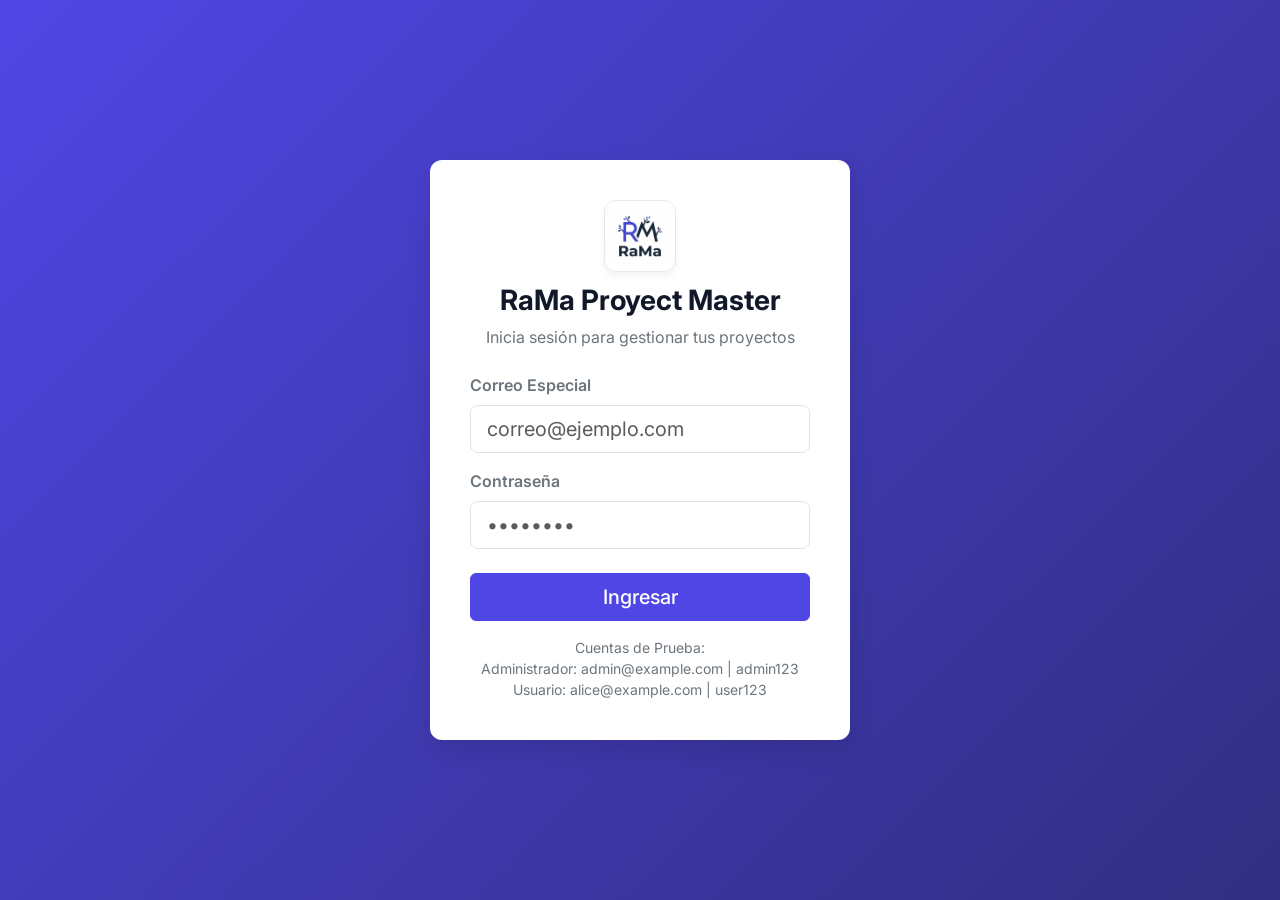
<file: frontend/index.html>
<!DOCTYPE html>
<html lang="es">

<head>
    <meta charset="UTF-8">
    <meta name="viewport" content="width=device-width, initial-scale=1.0">
    <title>Iniciar Sesión - RaMa Proyect Master</title>
    <!-- Bootstrap 5 CSS -->
    <link href="https://cdn.jsdelivr.net/npm/bootstrap@5.3.0/dist/css/bootstrap.min.css" rel="stylesheet">
    <!-- Font Awesome -->
    <link rel="stylesheet" href="https://cdnjs.cloudflare.com/ajax/libs/font-awesome/6.4.0/css/all.min.css">
    <!-- Custom CSS -->
    <link rel="stylesheet" href="css/style.css">
</head>

<body>
    <div class="auth-wrapper">
        <div class="auth-card">
            <div class="text-center mb-4">
                <img src="logo.png" alt="RaMa Logo"
                    style="width: 72px; height: 72px; object-fit: contain; margin-bottom: 12px; border-radius: 12px; border: 1px solid #e5e7eb; box-shadow: 0 4px 6px rgba(0,0,0,0.05);">
                <h3 class="fw-bold">RaMa Proyect Master</h3>
                <p class="text-secondary">Inicia sesión para gestionar tus proyectos</p>
            </div>

            <div id="loginError" class="alert alert-danger d-none" role="alert"></div>

            <form id="loginForm">
                <div class="mb-3">
                    <label for="email" class="form-label text-secondary fw-semibold">Correo Especial</label>
                    <input type="email" class="form-control form-control-lg" id="email" required
                        placeholder="correo@ejemplo.com">
                </div>
                <div class="mb-4">
                    <div class="d-flex justify-content-between">
                        <label for="password" class="form-label text-secondary fw-semibold">Contraseña</label>
                    </div>
                    <input type="password" class="form-control form-control-lg" id="password" required
                        placeholder="••••••••">
                </div>
                <button type="submit" id="loginBtn" class="btn btn-primary btn-lg w-100 mb-3">
                    Ingresar
                </button>
            </form>
            <div class="text-center text-secondary small">
                Cuentas de Prueba:<br>
                Administrador: admin@example.com | admin123<br>
                Usuario: alice@example.com | user123
            </div>
        </div>
    </div>

    <script src="js/api.js"></script>
    <script src="js/auth.js"></script>
</body>

</html>
</file>
<file: frontend/css/style.css>
@import url('https://fonts.googleapis.com/css2?family=Inter:wght@300;400;500;600;700&display=swap');

:root {
  --primary: #4f46e5;
  --primary-hover: #4338ca;
  --sidebar-bg: #111827;
  --sidebar-color: #9ca3af;
  --sidebar-hover: #ffffff;
  --bg-color: #f3f4f6;
  --card-bg: #ffffff;
  --text-primary: #111827;
  --text-secondary: #4b5563;
}

body {
  font-family: 'Inter', sans-serif;
  background-color: var(--bg-color);
  color: var(--text-primary);
  overflow-x: hidden;
}

/* Auth Page */
.auth-wrapper {
  min-height: 100vh;
  display: flex;
  align-items: center;
  justify-content: center;
  background: linear-gradient(135deg, var(--primary) 0%, #312e81 100%);
}

.auth-card {
  background: var(--card-bg);
  border-radius: 12px;
  box-shadow: 0 10px 25px rgba(0,0,0,0.1);
  padding: 2.5rem;
  width: 100%;
  max-width: 420px;
}

/* Sidebar Layout */
.wrapper {
  display: flex;
  width: 100%;
}

#sidebar {
  width: 260px;
  min-height: 100vh;
  background: var(--sidebar-bg);
  color: var(--sidebar-color);
  transition: all 0.3s ease;
  position: fixed;
  z-index: 1000;
  left: 0;
  top: 0;
}

#sidebar .sidebar-header {
  padding: 20px;
  background: rgba(0,0,0,0.2);
  display: flex;
  align-items: center;
  gap: 12px;
}

#sidebar .sidebar-header h4 {
  color: white;
  margin: 0;
  font-weight: 700;
  font-size: 1.2rem;
}

#sidebar ul.components {
  padding: 20px 0;
}

#sidebar ul li a {
  padding: 12px 20px;
  font-size: 0.95rem;
  display: flex;
  align-items: center;
  gap: 12px;
  color: var(--sidebar-color);
  text-decoration: none;
  transition: all 0.2s;
}

#sidebar ul li a:hover, #sidebar ul li.active a {
  color: var(--sidebar-hover);
  background: rgba(255,255,255,0.05);
  border-left: 4px solid var(--primary);
}

.sidebar-icon {
  width: 20px;
  text-align: center;
}

#content {
  width: calc(100% - 260px);
  min-height: 100vh;
  margin-left: 260px;
  transition: all 0.3s ease;
}

.top-navbar {
  background: var(--card-bg);
  padding: 15px 25px;
  box-shadow: 0 1px 3px rgba(0,0,0,0.05);
  display: flex;
  justify-content: space-between;
  align-items: center;
}

.main-content {
  padding: 30px;
}

/* Cards & Gen */
.card {
  border: none;
  border-radius: 10px;
  box-shadow: 0 4px 6px rgba(0,0,0,0.03);
  margin-bottom: 24px;
}

.card-header {
  background: transparent;
  border-bottom: 1px solid #f3f4f6;
  padding: 1rem 1.25rem;
  font-weight: 600;
}

.btn-primary {
  background-color: var(--primary);
  border-color: var(--primary);
  border-radius: 6px;
  font-weight: 500;
}

.btn-primary:hover {
  background-color: var(--primary-hover);
  border-color: var(--primary-hover);
}

.status-badge {
  padding: 0.35em 0.65em;
  font-weight: 600;
  border-radius: 4px;
  font-size: 0.82rem;
}

.status-Pending {
  background-color: #fef3c7;
  color: #92400e;
}
.status-In-Progress, .status-InProgress, .status-In\ Progress {
  background-color: #dbeafe;
  color: #1e40af;
}
.status-Completed {
  background-color: #d1fae5;
  color: #065f46;
}

table th {
  font-weight: 600;
  color: var(--text-secondary);
  font-size: 0.85rem;
  text-transform: uppercase;
  letter-spacing: 0.5px;
}

.empty-state {
  text-align: center;
  padding: 3rem 1rem;
  color: var(--text-secondary);
}

/* Progress bar */
.task-progress-bar {
  height: 8px;
  border-radius: 4px;
  background-color: #e5e7eb;
  overflow: hidden;
}

.task-progress-bar .progress-fill {
  height: 100%;
  border-radius: 4px;
  background: linear-gradient(90deg, #10b981, #34d399);
  transition: width 0.4s ease;
}

/* Overdue badge */
.overdue-badge {
  background-color: #fee2e2;
  color: #991b1b;
  font-size: 0.7rem;
  font-weight: 600;
  padding: 0.2em 0.5em;
  border-radius: 4px;
}

/* Mobile Sidebar Overlay */
.sidebar-overlay {
  display: none;
  position: fixed;
  top: 0;
  left: 0;
  width: 100%;
  height: 100%;
  background: rgba(0,0,0,0.5);
  z-index: 999;
}

.sidebar-overlay.active {
  display: block;
}

/* =============================
   MOBILE RESPONSIVE
   ============================= */
@media (max-width: 768px) {
  #sidebar {
    left: -280px;
  }

  #sidebar.active {
    left: 0;
  }

  #content {
    width: 100%;
    margin-left: 0;
  }

  .main-content {
    padding: 16px;
  }

  .top-navbar {
    padding: 10px 16px;
  }

  .top-navbar .btn-outline-danger {
    font-size: 0.8rem;
    padding: 4px 10px;
  }

  #notifMenu {
    width: 280px !important;
  }

  .card-body {
    padding: 1rem;
  }

  .table th, .table td {
    font-size: 0.82rem;
    padding: 0.5rem;
  }

  h2 {
    font-size: 1.3rem;
  }
}

/* Dark Mode Overrides */
[data-theme="dark"] {
  --bg-color: #111827;
  --card-bg: #1f2937;
  --text-primary: #f9fafb;
  --text-secondary: #9ca3af;
}

[data-theme="dark"] .bg-white {
  background-color: var(--card-bg) !important;
}

[data-theme="dark"] .top-navbar {
  background: var(--card-bg);
  border-bottom: 1px solid #374151;
}

[data-theme="dark"] .card-header {
  border-bottom: 1px solid #374151;
}

[data-theme="dark"] .table-light, [data-theme="dark"] .table-light th {
  background-color: #374151 !important;
  color: var(--text-primary);
  border-color: #4b5563;
}

[data-theme="dark"] .table {
  color: var(--text-primary);
}

[data-theme="dark"] .table td {
  border-color: #374151;
}

[data-theme="dark"] .table-hover tbody tr:hover td {
  background-color: #374151 !important;
  color: var(--text-primary);
}

[data-theme="dark"] .modal-content {
  background-color: var(--card-bg);
  color: var(--text-primary);
  border: 1px solid #374151;
}

[data-theme="dark"] .modal-header, [data-theme="dark"] .modal-footer {
  border-color: #374151;
}

[data-theme="dark"] .form-control, [data-theme="dark"] .form-select {
  background-color: #374151;
  border-color: #4b5563;
  color: var(--text-primary);
}

[data-theme="dark"] .form-control:focus, [data-theme="dark"] .form-select:focus {
  background-color: #374151;
  color: var(--text-primary);
  border-color: var(--primary);
}

[data-theme="dark"] .border {
  border-color: #374151 !important;
}

[data-theme="dark"] .btn-light {
  background-color: #374151;
  color: var(--text-primary);
  border-color: #4b5563 !important;
}

[data-theme="dark"] .btn-light:hover {
  background-color: #4b5563;
  color: var(--text-primary);
}

[data-theme="dark"] .task-progress-bar {
  background-color: #374151;
}

[data-theme="dark"] .bg-light {
  background-color: #374151 !important;
}

[data-theme="dark"] .overdue-badge {
  background-color: #7f1d1d;
  color: #fecaca;
}

[data-theme="dark"] .sidebar-overlay.active {
  background: rgba(0,0,0,0.7);
}
</file>
